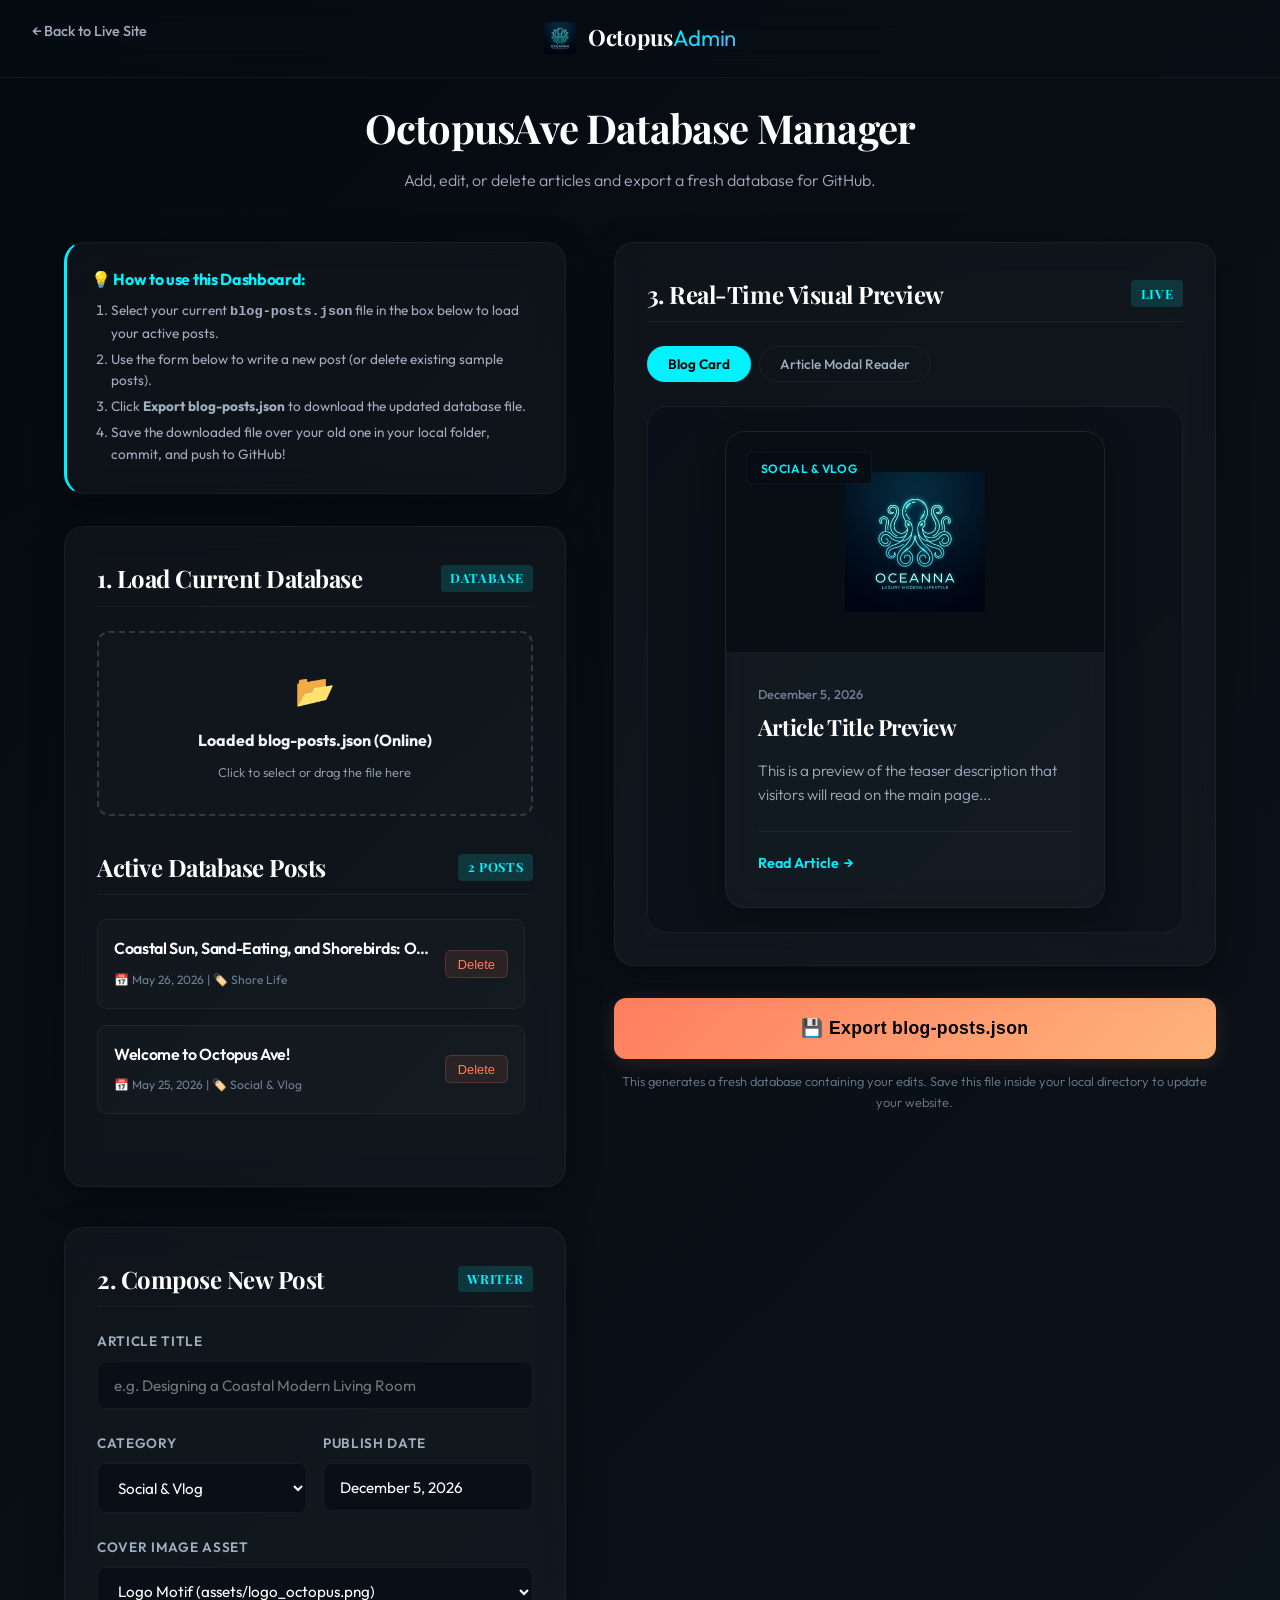
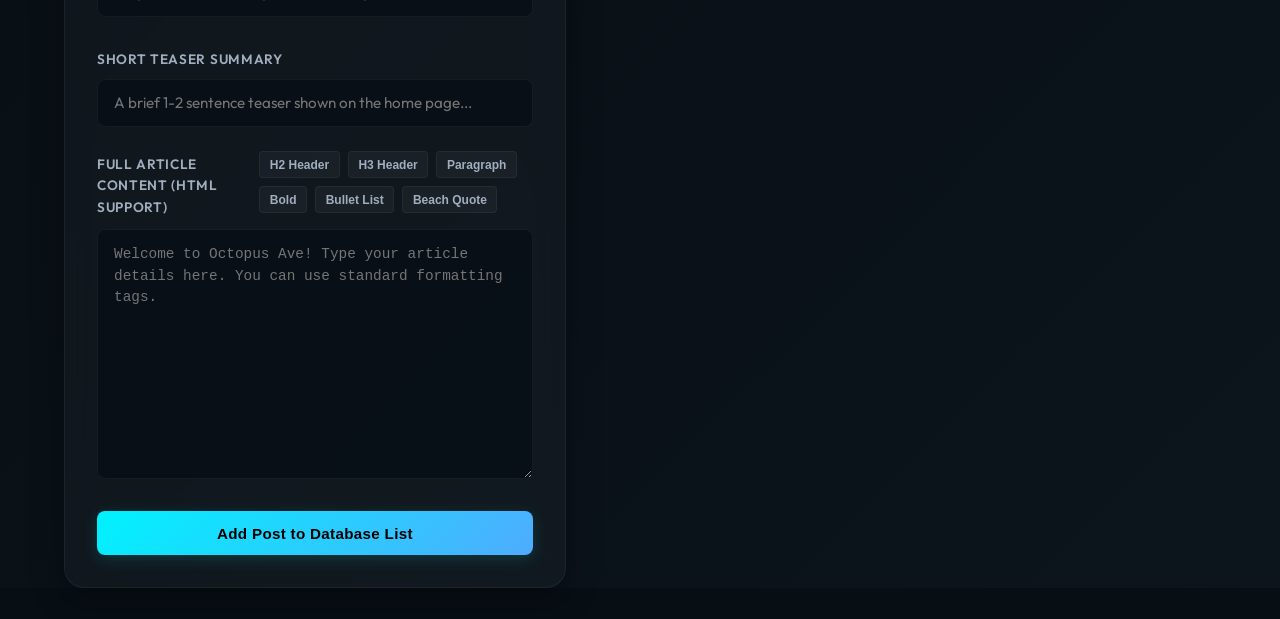
<file: admin.html>
<!DOCTYPE html>
<html lang="en">
<head>
  <meta charset="UTF-8">
  <meta name="viewport" content="width=device-width, initial-scale=1.0">
  <title>OctopusAve | Blog Admin Dashboard</title>
  
  <!-- Google Fonts -->
  <link rel="preconnect" href="https://fonts.googleapis.com">
  <link rel="preconnect" href="https://fonts.gstatic.com" crossorigin>
  <link href="https://fonts.googleapis.com/css2?family=Outfit:wght@300;400;500;600;700&family=Playfair+Display:ital,wght@0,400;0,600;0,700;1,400&display=swap" rel="stylesheet">
  
  <!-- Main Stylesheet -->
  <link rel="stylesheet" href="style.css">
  
  <!-- Custom Admin Styles overrides -->
  <style>
    body {
      background: linear-gradient(135deg, #050a0f 0%, #0c151c 100%);
      padding-top: 4rem;
      min-height: 100vh;
    }
    
    .admin-container {
      max-width: 1200px;
      margin: 2rem auto;
      padding: 0 1.5rem;
    }
    
    .admin-title {
      font-size: 2.5rem;
      margin-bottom: 0.5rem;
    }
    
    .admin-subtitle {
      color: var(--text-secondary);
      margin-bottom: 3rem;
    }
    
    .admin-grid {
      display: grid;
      grid-template-columns: 1fr 1.2fr;
      gap: 3rem;
      align-items: start;
    }
    
    @media (max-width: 1024px) {
      .admin-grid {
        grid-template-columns: 1fr;
      }
    }
    
    .admin-section-title {
      font-size: 1.5rem;
      margin-bottom: 1.5rem;
      border-bottom: 1px solid var(--glass-border);
      padding-bottom: 0.5rem;
      display: flex;
      justify-content: space-between;
      align-items: center;
    }
    
    .admin-section-title span {
      font-size: 0.8rem;
      background: var(--aqua-glow);
      color: var(--aqua-primary);
      padding: 0.2rem 0.6rem;
      border-radius: 4px;
      text-transform: uppercase;
      letter-spacing: 0.05em;
    }
    
    /* Database Upload Box */
    .upload-box {
      border: 2px dashed rgba(255,255,255,0.15);
      border-radius: 12px;
      padding: 2rem;
      text-align: center;
      cursor: pointer;
      transition: var(--transition-fast);
      background: rgba(255,255,255,0.01);
      margin-bottom: 2rem;
    }
    
    .upload-box:hover {
      border-color: var(--aqua-primary);
      background: rgba(0, 242, 254, 0.02);
    }
    
    .upload-icon {
      font-size: 2rem;
      margin-bottom: 0.75rem;
      display: block;
    }
    
    .file-input {
      display: none;
    }
    
    /* Current Posts list */
    .post-list {
      display: flex;
      flex-direction: column;
      gap: 1rem;
      max-height: 350px;
      overflow-y: auto;
      margin-bottom: 2.5rem;
      padding-right: 0.5rem;
    }
    
    .post-list-item {
      display: flex;
      justify-content: space-between;
      align-items: center;
      padding: 1rem;
      border-radius: 10px;
      background: rgba(255,255,255,0.02);
      border: 1px solid var(--glass-border);
    }
    
    .post-item-info h4 {
      font-family: var(--font-body);
      font-size: 1rem;
      font-weight: 600;
      margin-bottom: 0.25rem;
      max-width: 320px;
      white-space: nowrap;
      overflow: hidden;
      text-overflow: ellipsis;
    }
    
    .post-item-info span {
      font-size: 0.75rem;
      color: var(--text-muted);
    }
    
    .delete-btn {
      background: rgba(255, 126, 95, 0.1);
      color: var(--coral-primary);
      border: 1px solid rgba(255, 126, 95, 0.2);
      padding: 0.35rem 0.75rem;
      border-radius: 6px;
      font-size: 0.8rem;
      cursor: pointer;
      transition: var(--transition-fast);
    }
    
    .delete-btn:hover {
      background: var(--coral-primary);
      color: #000;
    }
    
    /* Composer Form */
    .form-group-admin {
      margin-bottom: 1.5rem;
    }
    
    .form-label-admin {
      display: block;
      font-size: 0.85rem;
      font-weight: 600;
      color: var(--text-secondary);
      text-transform: uppercase;
      letter-spacing: 0.05em;
      margin-bottom: 0.5rem;
    }
    
    .form-control-admin {
      width: 100%;
      background: rgba(7, 14, 20, 0.7);
      border: 1px solid var(--glass-border);
      border-radius: 8px;
      padding: 0.85rem 1rem;
      color: #fff;
      font-family: var(--font-body);
      font-size: 0.95rem;
      outline: none;
      transition: var(--transition-fast);
    }
    
    .form-control-admin:focus {
      border-color: var(--aqua-primary);
      box-shadow: 0 0 10px rgba(0,242,254,0.15);
    }
    
    select.form-control-admin {
      cursor: pointer;
    }
    
    /* Editor styling */
    .editor-toolbar {
      display: flex;
      gap: 0.5rem;
      margin-bottom: 0.5rem;
      flex-wrap: wrap;
    }
    
    .tool-btn {
      background: rgba(255,255,255,0.04);
      border: 1px solid var(--glass-border);
      color: var(--text-secondary);
      padding: 0.35rem 0.6rem;
      border-radius: 4px;
      font-size: 0.75rem;
      font-weight: 600;
      cursor: pointer;
      transition: var(--transition-fast);
    }
    
    .tool-btn:hover {
      background: var(--glass-surface-hover);
      color: #fff;
      border-color: rgba(255,255,255,0.2);
    }
    
    .composer-textarea {
      min-height: 250px;
      font-family: monospace;
      font-size: 0.9rem;
      line-height: 1.5;
    }
    
    /* Previews */
    .preview-tabs {
      display: flex;
      gap: 0.5rem;
      margin-bottom: 1.5rem;
    }
    
    .preview-tab-btn {
      background: none;
      border: 1px solid var(--glass-border);
      color: var(--text-secondary);
      padding: 0.5rem 1.25rem;
      border-radius: 20px;
      font-family: var(--font-body);
      font-size: 0.85rem;
      font-weight: 500;
      cursor: pointer;
      transition: var(--transition-fast);
    }
    
    .preview-tab-btn.active {
      background: var(--aqua-primary);
      color: #000;
      border-color: transparent;
      font-weight: 600;
    }
    
    .preview-pane {
      display: none;
      border-radius: 20px;
      overflow: hidden;
      border: 1px solid var(--glass-border);
      background: rgba(7, 14, 20, 0.4);
      padding: 1.5rem;
    }
    
    .preview-pane.active {
      display: block;
    }
    
    .preview-pane-modal {
      padding: 0;
      background: rgba(10, 20, 30, 0.9);
    }
    
    /* Floating action instructions bar */
    .instructions-card {
      padding: 1.5rem;
      margin-bottom: 2rem;
      border-left: 3px solid var(--aqua-primary);
    }
    
    .instructions-card h4 {
      font-family: var(--font-body);
      font-size: 1rem;
      margin-bottom: 0.5rem;
      color: var(--aqua-primary);
    }
    
    .instructions-card ol {
      padding-left: 1.25rem;
      font-size: 0.85rem;
      color: var(--text-secondary);
    }
    
    .instructions-card li {
      margin-bottom: 0.25rem;
    }
    
    .export-cta-container {
      margin-top: 2rem;
      display: flex;
      flex-direction: column;
      gap: 0.75rem;
    }
    
    .export-note {
      font-size: 0.8rem;
      color: var(--text-muted);
      text-align: center;
    }
    
    .back-btn-header {
      position: absolute;
      top: 1.25rem;
      left: 2rem;
      font-size: 0.9rem;
      font-weight: 500;
      color: var(--text-secondary);
      display: flex;
      align-items: center;
      gap: 0.5rem;
    }
    
    .back-btn-header:hover {
      color: var(--aqua-primary);
    }
  </style>
</head>
<body>

  <!-- Floating Glow Orbs -->
  <div class="glow-orb orb-1" aria-hidden="true" style="top: 20%; left: 10%;"></div>
  <div class="glow-orb orb-2" aria-hidden="true" style="bottom: 10%; right: 10%;"></div>

  <!-- Header Navigation -->
  <header class="glass-navbar">
    <div class="nav-container">
      <a href="index.html" class="back-btn-header">
        ← Back to Live Site
      </a>
      <div class="nav-logo" style="margin: 0 auto;">
        <img src="assets/logo_octopus.png" alt="Octopus Logo" class="logo-img">
        <span class="logo-text">Octopus<span>Admin</span></span>
      </div>
    </div>
  </header>

  <main class="admin-container">
    <div class="text-center">
      <h1 class="admin-title">OctopusAve Database Manager</h1>
      <p class="admin-subtitle">Add, edit, or delete articles and export a fresh database for GitHub.</p>
    </div>
    
    <div class="admin-grid">
      <!-- Left Side: Database Loader, Current list, Add Form -->
      <div class="admin-sidebar-controls">
        
        <!-- Instructions Panel -->
        <div class="instructions-card glass-card">
          <h4>💡 How to use this Dashboard:</h4>
          <ol>
            <li>Select your current <strong><code>blog-posts.json</code></strong> file in the box below to load your active posts.</li>
            <li>Use the form below to write a new post (or delete existing sample posts).</li>
            <li>Click <strong>Export blog-posts.json</strong> to download the updated database file.</li>
            <li>Save the downloaded file over your old one in your local folder, commit, and push to GitHub!</li>
          </ol>
        </div>
        
        <!-- Upload/Load JSON panel -->
        <div class="glass-card" style="padding: 2rem; margin-bottom: 2.5rem;">
          <h3 class="admin-section-title">1. Load Current Database <span>Database</span></h3>
          <div class="upload-box" id="dropzone">
            <span class="upload-icon">📂</span>
            <strong id="upload-status">Load blog-posts.json</strong>
            <p style="font-size: 0.8rem; margin-top: 0.5rem;">Click to select or drag the file here</p>
            <input type="file" id="json-file-input" class="file-input" accept=".json">
          </div>
          
          <h3 class="admin-section-title">Active Database Posts <span id="post-count-badge">1 Post</span></h3>
          <div class="post-list" id="active-posts-container">
            <!-- Loaded dynamically -->
            <p style="font-size: 0.85rem; color: var(--text-muted); font-style: italic;">No database loaded. Showing temporary offline posts. Select your blog-posts.json file above to load yours!</p>
          </div>
        </div>
        
        <!-- Add New Post Form -->
        <div class="glass-card" style="padding: 2rem;">
          <h3 class="admin-section-title">2. Compose New Post <span>Writer</span></h3>
          
          <form id="compose-form">
            <div class="form-group-admin">
              <label class="form-label-admin" for="post-title">Article Title</label>
              <input type="text" id="post-title" class="form-control-admin" placeholder="e.g. Designing a Coastal Modern Living Room" required>
            </div>
            
            <div class="form-group-admin" style="display: grid; grid-template-columns: 1fr 1fr; gap: 1rem;">
              <div>
                <label class="form-label-admin" for="post-category">Category</label>
                <select id="post-category" class="form-control-admin">
                  <option value="shore-life">Shore Life</option>
                  <option value="seattle-guides">Seattle Guides</option>
                  <option value="decor">Decor & DIY</option>
                  <option value="vlog" selected>Social & Vlog</option>
                </select>
              </div>
              <div>
                <label class="form-label-admin" for="post-date">Publish Date</label>
                <input type="text" id="post-date" class="form-control-admin" placeholder="e.g. May 25, 2026" required>
              </div>
            </div>
            
            <div class="form-group-admin">
              <label class="form-label-admin" for="post-image-select">Cover Image Asset</label>
              <select id="post-image-select" class="form-control-admin" style="margin-bottom: 0.5rem;">
                <option value="assets/logo_octopus.png">Logo Motif (assets/logo_octopus.png)</option>
                <option value="assets/hero_beach.png">Alki Beach Cover (assets/hero_beach.png)</option>
                <option value="assets/living_room.png">Shore Living Room (assets/living_room.png)</option>
                <option value="custom">Custom Image Link...</option>
              </select>
              <input type="text" id="post-image-custom" class="form-control-admin" placeholder="Enter custom path (e.g. assets/my_photo.jpg)" style="display:none;">
            </div>
            
            <div class="form-group-admin">
              <label class="form-label-admin" for="post-summary">Short Teaser Summary</label>
              <input type="text" id="post-summary" class="form-control-admin" placeholder="A brief 1-2 sentence teaser shown on the home page..." required maxlength="200">
            </div>
            
            <div class="form-group-admin">
              <div style="display:flex; justify-content:space-between; align-items:center; margin-bottom: 0.5rem;">
                <label class="form-label-admin" style="margin-bottom:0;">Full Article Content (HTML Support)</label>
                <div class="editor-toolbar">
                  <button type="button" class="tool-btn" data-tag="h2">H2 Header</button>
                  <button type="button" class="tool-btn" data-tag="h3">H3 Header</button>
                  <button type="button" class="tool-btn" data-tag="p">Paragraph</button>
                  <button type="button" class="tool-btn" data-tag="bold">Bold</button>
                  <button type="button" class="tool-btn" data-tag="list">Bullet List</button>
                  <button type="button" class="tool-btn" data-tag="quote">Beach Quote</button>
                </div>
              </div>
              <textarea id="post-content" class="form-control-admin composer-textarea" placeholder="Welcome to Octopus Ave! Type your article details here. You can use standard formatting tags." required></textarea>
            </div>
            
            <button type="submit" class="btn btn-primary" style="width: 100%; border-radius: 8px;">Add Post to Database List</button>
          </form>
        </div>
      </div>
      
      <!-- Right Side: Real-Time Preview and Export Button -->
      <div class="admin-sidebar-preview" style="position: sticky; top: 6rem;">
        
        <!-- Live Preview Panel -->
        <div class="glass-card" style="padding: 2rem;">
          <h3 class="admin-section-title">3. Real-Time Visual Preview <span>Live</span></h3>
          
          <div class="preview-tabs">
            <button class="preview-tab-btn active" id="tab-card-btn">Blog Card</button>
            <button class="preview-tab-btn" id="tab-modal-btn">Article Modal Reader</button>
          </div>
          
          <!-- Feed Card Preview Pane -->
          <div class="preview-pane active" id="pane-card">
            <div class="blog-grid" style="grid-template-columns: 1fr; margin-top: 0; min-height: auto;">
              <article class="blog-card glass-card" style="margin:0 auto; max-width: 380px;">
                <div class="blog-card-img-box" id="pv-card-img-container">
                  <img src="assets/logo_octopus.png" alt="" class="blog-card-img" id="pv-card-img">
                  <span class="blog-card-badge" id="pv-card-badge">Vlog</span>
                </div>
                <div class="blog-card-content">
                  <span class="blog-card-date" id="pv-card-date">Date</span>
                  <h3 class="blog-card-title" id="pv-card-title">Article Title Preview</h3>
                  <p class="blog-card-summary" id="pv-card-summary">This is a preview of the teaser description that visitors will read on the main page...</p>
                  <div class="blog-card-footer">
                    <span class="blog-card-readmore">Read Article <span>→</span></span>
                  </div>
                </div>
              </article>
            </div>
          </div>
          
          <!-- Modal Reader Preview Pane -->
          <div class="preview-pane preview-pane-modal" id="pane-modal">
            <div class="modal-wrapper" style="max-height: 550px; overflow-y: auto;">
              <header class="modal-header" style="position: relative; background: rgba(7, 14, 20, 0.9);">
                <div class="modal-meta">
                  <span class="modal-badge" id="pv-modal-badge">Vlog</span>
                  <span class="modal-date" id="pv-modal-date">Date</span>
                </div>
                <button class="modal-close-btn" style="pointer-events: none;" aria-label="Close">
                  <span style="font-size:1.2rem;">×</span>
                </button>
              </header>
              <div class="modal-hero" style="height: 180px;">
                <img src="assets/logo_octopus.png" alt="" id="pv-modal-img" class="modal-hero-img">
                <div class="modal-hero-overlay"></div>
                <h2 class="modal-title" id="pv-modal-title" style="font-size: 1.5rem; bottom: 1rem; padding: 0 1.5rem;">Article Title</h2>
              </div>
              <article class="modal-body-content" id="pv-modal-content" style="padding: 1.5rem; font-size: 1rem; line-height: 1.6;">
                <!-- Article text preview -->
              </article>
              <footer class="modal-footer" style="padding: 1rem 1.5rem;">
                <div class="modal-author-card">
                  <img src="assets/logo_octopus.png" alt="" class="author-avatar" style="width:30px; height:30px;">
                  <div class="author-info">
                    <p class="author-name" style="font-size:0.8rem;">By OctopusAve</p>
                  </div>
                </div>
              </footer>
            </div>
          </div>
        </div>
        
        <!-- Export Box -->
        <div class="export-cta-container">
          <button class="btn btn-primary" id="export-database-btn" style="padding: 1.25rem 2rem; border-radius: 12px; font-size: 1.1rem; box-shadow: 0 4px 20px var(--coral-glow); background: var(--coral-gradient);">
            💾 Export blog-posts.json
          </button>
          <p class="export-note">This generates a fresh database containing your edits. Save this file inside your local directory to update your website.</p>
        </div>
        
      </div>
    </div>
  </main>

  <script>
    document.addEventListener('DOMContentLoaded', () => {
      // Default Starting data
      let articles = [
        {
          "id": 1,
          "title": "Welcome to Octopus Ave!",
          "summary": "The official launch of our blog and social media channels. Follow along as we share our West Seattle shore house lifestyle, coastal decor ideas, and PNW travel vlogs.",
          "date": "May 25, 2026",
          "category": "vlog",
          "categoryLabel": "Social & Vlog",
          "image": "assets/logo_octopus.png",
          "content": "<h2>We are officially live!</h2><p>Welcome to our online avenue! We are a couple living right along the shores of West Seattle, and we are so excited to share our daily slice of Pacific Northwest heaven with you. Named after the actual street we live on, <strong>OctopusAve</strong> is a lifestyle channel documenting our home design projects, beachside routines, and favorite local travel spots.</p><p>We are starting this blog in tandem with our brand new channels—make sure to follow <strong>@OctopusAve</strong> on TikTok and Instagram to see our daily video reels, room styling transitions, and local vlogs!</p><h3>What You'll Find Here</h3><p>We want this blog to be an interactive companion to our videos, sharing detailed guides that don't fit into a short TikTok clip:</p><ul><li><strong>Coastal Modern Interior Design:</strong> Step-by-step DIY guides, styling tips, and tours showing how we balance high-end coastal luxury with cozy, organic PNW elements.</li><li><strong>West Seattle Travel Guides:</strong> Hyper-local recommendations for the best coffee walks, beach trials, vinyl crates, and sunset views in our neighborhood.</li><li><strong>Content Creator Journals:</strong> Behind-the-scenes vlogs of what it's like to build a brand, film in a shore house, and connect with other ocean lovers.</li></ul><p>We are so incredibly grateful to have you here at the very start of our journey. Grab a coffee, make yourself at home, and let's explore life by the water together!</p>"
        }
      ];

      // Preset Category mapping
      const categoryLabels = {
        'shore-life': 'Shore Life',
        'seattle-guides': 'Seattle Guides',
        'decor': 'Decor & DIY',
        'vlog': 'Social & Vlog'
      };

      // Set Date Input to Today by default
      const formatDate = (date) => {
        const options = { year: 'numeric', month: 'long', day: 'numeric' };
        return date.toLocaleDateString('en-US', options);
      };
      document.getElementById('post-date').value = formatDate(new Date());

      // DOM Elements
      const dropzone = document.getElementById('dropzone');
      const fileInput = document.getElementById('json-file-input');
      const uploadStatus = document.getElementById('upload-status');
      const activePostsContainer = document.getElementById('active-posts-container');
      const postCountBadge = document.getElementById('post-count-badge');
      
      const form = document.getElementById('compose-form');
      const postTitle = document.getElementById('post-title');
      const postCategory = document.getElementById('post-category');
      const postDate = document.getElementById('post-date');
      const postImageSelect = document.getElementById('post-image-select');
      const postImageCustom = document.getElementById('post-image-custom');
      const postSummary = document.getElementById('post-summary');
      const postContent = document.getElementById('post-content');
      
      // Preview Elements
      const pvCardImgContainer = document.getElementById('pv-card-img-container');
      const pvCardImg = document.getElementById('pv-card-img');
      const pvCardBadge = document.getElementById('pv-card-badge');
      const pvCardDate = document.getElementById('pv-card-date');
      const pvCardTitle = document.getElementById('pv-card-title');
      const pvCardSummary = document.getElementById('pv-card-summary');
      
      const pvModalImg = document.getElementById('pv-modal-img');
      const pvModalBadge = document.getElementById('pv-modal-badge');
      const pvModalDate = document.getElementById('pv-modal-date');
      const pvModalTitle = document.getElementById('pv-modal-title');
      const pvModalContent = document.getElementById('pv-modal-content');
      
      const tabCardBtn = document.getElementById('tab-card-btn');
      const tabModalBtn = document.getElementById('tab-modal-btn');
      const paneCard = document.getElementById('pane-card');
      const paneModal = document.getElementById('pane-modal');
      const exportBtn = document.getElementById('export-database-btn');

      // Initialize lists
      const updatePostsList = () => {
        activePostsContainer.innerHTML = '';
        postCountBadge.textContent = `${articles.length} Post${articles.length === 1 ? '' : 's'}`;
        
        if (articles.length === 0) {
          activePostsContainer.innerHTML = `<p style="font-size: 0.85rem; color: var(--text-muted); font-style: italic; text-align: center; padding: 1.5rem 0;">No active posts in the database. Write a new one below!</p>`;
          return;
        }

        articles.forEach((art, index) => {
          const item = document.createElement('div');
          item.className = 'post-list-item';
          item.innerHTML = `
            <div class="post-item-info">
              <h4>${art.title}</h4>
              <span>📅 ${art.date} | 🏷️ ${art.categoryLabel}</span>
            </div>
            <button class="delete-btn" data-index="${index}">Delete</button>
          `;
          
          item.querySelector('.delete-btn').addEventListener('click', (e) => {
            const idx = parseInt(e.target.getAttribute('data-index'));
            if (confirm(`Are you sure you want to delete "${articles[idx].title}"?`)) {
              articles.splice(idx, 1);
              updatePostsList();
            }
          });

          activePostsContainer.appendChild(item);
        });
      };

      // Try to dynamically fetch live blog-posts.json from the same local server on start
      fetch('blog-posts.json')
        .then(res => res.json())
        .then(data => {
          if (Array.isArray(data)) {
            articles = data;
            uploadStatus.textContent = 'Loaded blog-posts.json (Online)';
            updatePostsList();
          }
        })
        .catch(() => {
          console.log('Running locally without a server. Awaiting file import.');
        });

      // Handle Image custom dropdown trigger
      postImageSelect.addEventListener('change', () => {
        if (postImageSelect.value === 'custom') {
          postImageCustom.style.display = 'block';
          postImageCustom.required = true;
        } else {
          postImageCustom.style.display = 'none';
          postImageCustom.required = false;
        }
        updatePreview();
      });

      // File Import / Drag & Drop
      dropzone.addEventListener('click', () => fileInput.click());
      
      fileInput.addEventListener('change', (e) => {
        const file = e.target.files[0];
        if (!file) return;
        readJsonFile(file);
      });

      // Drag and Drop
      dropzone.addEventListener('dragover', (e) => {
        e.preventDefault();
        dropzone.style.borderColor = 'var(--aqua-primary)';
      });

      dropzone.addEventListener('dragleave', () => {
        dropzone.style.borderColor = 'rgba(255,255,255,0.15)';
      });

      dropzone.addEventListener('drop', (e) => {
        e.preventDefault();
        dropzone.style.borderColor = 'rgba(255,255,255,0.15)';
        const file = e.dataTransfer.files[0];
        if (file && file.name.endsWith('.json')) {
          readJsonFile(file);
        } else {
          alert('Please drop a valid .json file.');
        }
      });

      const readJsonFile = (file) => {
        const reader = new FileReader();
        reader.onload = (event) => {
          try {
            const data = JSON.parse(event.target.result);
            if (Array.isArray(data)) {
              articles = data;
              uploadStatus.textContent = `Loaded: ${file.name}`;
              uploadStatus.style.color = 'var(--aqua-primary)';
              updatePostsList();
            } else {
              alert('Invalid format. blog-posts.json must be a JSON array of articles.');
            }
          } catch (e) {
            alert('Failed to parse file. Please verify it is a valid JSON file.');
          }
        };
        reader.readAsText(file);
      };

      // Form Text formatting helpers
      const insertTag = (tagType) => {
        const start = postContent.selectionStart;
        const end = postContent.selectionEnd;
        const text = postContent.value;
        const selectedText = text.substring(start, end);
        
        let replacement = '';
        switch(tagType) {
          case 'h2':
            replacement = `<h2>${selectedText || 'Subheading'}</h2>\n`;
            break;
          case 'h3':
            replacement = `<h3>${selectedText || 'Section Title'}</h3>\n`;
            break;
          case 'p':
            replacement = `<p>${selectedText || 'Enter paragraph details here...'}</p>\n`;
            break;
          case 'bold':
            replacement = `<strong>${selectedText || 'bold text'}</strong>`;
            break;
          case 'list':
            replacement = `<ul>\n  <li>${selectedText || 'Bullet point 1'}</li>\n  <li>Bullet point 2</li>\n</ul>\n`;
            break;
          case 'quote':
            replacement = `<blockquote class="guide-quote">"${selectedText || 'Inspirational shore quote goes here.'}"</blockquote>\n`;
            break;
        }

        postContent.value = text.substring(0, start) + replacement + text.substring(end);
        postContent.focus();
        postContent.setSelectionRange(start + replacement.length, start + replacement.length);
        updatePreview();
      };

      document.querySelectorAll('.tool-btn').forEach(btn => {
        btn.addEventListener('click', () => {
          insertTag(btn.getAttribute('data-tag'));
        });
      });

      // Previews Dynamic Sync
      const updatePreview = () => {
        const title = postTitle.value || 'Article Title Preview';
        const summary = postSummary.value || 'This is a preview of the teaser description that visitors will read on the main page...';
        const date = postDate.value || formatDate(new Date());
        const cat = postCategory.value;
        const catLabel = categoryLabels[cat];
        
        let img = postImageSelect.value;
        if (img === 'custom') {
          img = postImageCustom.value || 'assets/logo_octopus.png';
        }

        const content = postContent.value || '<p>Start typing in the editor box to preview your full article here...</p>';

        // Set card UI
        pvCardImg.src = img;
        pvCardBadge.textContent = catLabel;
        pvCardDate.textContent = date;
        pvCardTitle.textContent = title;
        pvCardSummary.textContent = summary;
        
        // Add container special class for logo
        if (img === 'assets/logo_octopus.png') {
          pvCardImgContainer.classList.add('dark-contain-box');
        } else {
          pvCardImgContainer.classList.remove('dark-contain-box');
        }

        // Set Modal UI
        pvModalImg.src = img;
        pvModalBadge.textContent = catLabel;
        pvModalDate.textContent = date;
        pvModalTitle.textContent = title;
        pvModalContent.innerHTML = content;
      };

      // Listen for typing events to update preview
      [postTitle, postSummary, postDate, postCategory, postContent, postImageCustom].forEach(el => {
        el.addEventListener('input', updatePreview);
      });

      // Preview tabs switcher
      tabCardBtn.addEventListener('click', () => {
        tabCardBtn.classList.add('active');
        tabModalBtn.classList.remove('active');
        paneCard.classList.add('active');
        paneModal.classList.remove('active');
      });

      tabModalBtn.addEventListener('click', () => {
        tabModalBtn.classList.add('active');
        tabCardBtn.classList.remove('active');
        paneModal.classList.add('active');
        paneCard.classList.remove('active');
        updatePreview(); // Re-render content HTML structures
      });

      // Handle form submission
      form.addEventListener('submit', (e) => {
        e.preventDefault();
        
        const cat = postCategory.value;
        let img = postImageSelect.value;
        if (img === 'custom') {
          img = postImageCustom.value;
        }

        // Create new article object
        const newArt = {
          id: articles.length > 0 ? Math.max(...articles.map(a => a.id)) + 1 : 1,
          title: postTitle.value,
          summary: postSummary.value,
          date: postDate.value,
          category: cat,
          categoryLabel: categoryLabels[cat],
          image: img,
          content: postContent.value
        };

        // Add to active collection
        articles.push(newArt);
        updatePostsList();
        
        // Reset form details (except date & category for writing convenience)
        postTitle.value = '';
        postSummary.value = '';
        postContent.value = '';
        updatePreview();
        
        alert(`Successfully added "${newArt.title}" to database cache list!`);
      });

      // Handle JSON Database Export Download
      exportBtn.addEventListener('click', () => {
        if (articles.length === 0) {
          if (!confirm('Warning: Exporting an empty database will delete all articles on the live site. Do you still want to proceed?')) {
            return;
          }
        }
        
        const jsonStr = JSON.stringify(articles, null, 2);
        const blob = new Blob([jsonStr], { type: 'application/json' });
        const url = URL.createObjectURL(blob);
        
        const a = document.createElement('a');
        a.href = url;
        a.download = 'blog-posts.json';
        document.body.appendChild(a);
        a.click();
        
        document.body.removeChild(a);
        URL.revokeObjectURL(url);
      });

      // Initial Update
      updatePostsList();
      updatePreview();
    });
  </script>
</body>
</html>
</file>
<file: style.css>
/* ==========================================================================
   OctopusAve - Core Style & Design System
   ========================================================================== */

/* Variables & Design Tokens */
:root {
  /* Color Palette */
  --bg-dark: #070e14;
  --bg-deep-sea: #0f2027;
  --bg-deep-sea-gradient: linear-gradient(135deg, #070e14 0%, #0c1c24 50%, #152d3a 100%);
  --aqua-primary: #00f2fe;
  --aqua-glow: rgba(0, 242, 254, 0.15);
  --aqua-gradient: linear-gradient(135deg, #00f2fe 0%, #4facfe 100%);
  
  --coral-primary: #ff7e5f;
  --coral-glow: rgba(255, 126, 95, 0.15);
  --coral-gradient: linear-gradient(135deg, #ff7e5f 0%, #feb47b 100%);
  
  --text-primary: #f0f4f8;
  --text-secondary: #a0aec0;
  --text-muted: #718096;
  
  --glass-surface: rgba(255, 255, 255, 0.03);
  --glass-border: rgba(255, 255, 255, 0.05);
  --glass-border-hover: rgba(0, 242, 254, 0.25);
  --glass-surface-hover: rgba(255, 255, 255, 0.06);
  --glass-shadow: 0 8px 32px 0 rgba(0, 0, 0, 0.37);
  
  /* Fonts */
  --font-display: 'Playfair Display', Georgia, serif;
  --font-body: 'Outfit', -apple-system, BlinkMacSystemFont, 'Segoe UI', Roboto, sans-serif;
  
  /* Transitions */
  --transition-smooth: all 0.4s cubic-bezier(0.16, 1, 0.3, 1);
  --transition-fast: all 0.2s ease-out;
}

/* Global Reset */
*, *::before, *::after {
  box-sizing: border-box;
  margin: 0;
  padding: 0;
}

html {
  scroll-behavior: smooth;
  font-size: 16px;
  -webkit-font-smoothing: antialiased;
  background-color: var(--bg-dark);
}

body {
  font-family: var(--font-body);
  color: var(--text-primary);
  background: var(--bg-deep-sea-gradient);
  overflow-x: hidden;
  line-height: 1.6;
  min-height: 100vh;
  position: relative;
}

/* Custom Scrollbar */
::-webkit-scrollbar {
  width: 10px;
}

::-webkit-scrollbar-track {
  background: var(--bg-dark);
}

::-webkit-scrollbar-thumb {
  background: rgba(255, 255, 255, 0.1);
  border-radius: 5px;
  border: 2px solid var(--bg-dark);
  transition: var(--transition-fast);
}

::-webkit-scrollbar-thumb:hover {
  background: var(--aqua-primary);
}

/* Typography Utility Classes */
h1, h2, h3, h4 {
  font-family: var(--font-display);
  font-weight: 700;
  letter-spacing: -0.02em;
  color: #fff;
}

p {
  color: var(--text-secondary);
  font-weight: 300;
}

a {
  color: inherit;
  text-decoration: none;
  transition: var(--transition-fast);
}

/* Glowing Atmos Orbs */
.glow-orb {
  position: absolute;
  border-radius: 50%;
  filter: blur(120px);
  z-index: -1;
  pointer-events: none;
  opacity: 0.25;
  animation: drift 20s infinite alternate ease-in-out;
}

.orb-1 {
  width: 500px;
  height: 500px;
  background: var(--aqua-primary);
  top: 10%;
  left: -10%;
}

.orb-2 {
  width: 400px;
  height: 400px;
  background: var(--coral-primary);
  bottom: 15%;
  right: -5%;
  animation-delay: -5s;
}

@keyframes drift {
  0% { transform: translate(0, 0) scale(1); }
  50% { transform: translate(50px, 80px) scale(1.1); }
  100% { transform: translate(-30px, -40px) scale(0.9); }
}

/* Containers */
.container {
  max-width: 1200px;
  margin: 0 auto;
  padding: 0 2rem;
  width: 100%;
}

.small-container {
  max-width: 700px;
}

.section {
  padding: 8rem 0;
  position: relative;
}

.text-center {
  text-center: center;
  text-align: center;
}

/* Section Header styling */
.section-header {
  margin-bottom: 4rem;
}

.section-tag {
  font-family: var(--font-body);
  text-transform: uppercase;
  letter-spacing: 0.2em;
  font-weight: 600;
  font-size: 0.85rem;
  background: var(--aqua-gradient);
  -webkit-background-clip: text;
  -webkit-text-fill-color: transparent;
  display: inline-block;
  margin-bottom: 0.75rem;
}

.section-title {
  font-size: 3rem;
  margin-bottom: 1rem;
}

.section-desc {
  max-width: 600px;
  margin: 0 auto;
  font-size: 1.1rem;
}

.section-divider {
  width: 60px;
  height: 3px;
  background: var(--aqua-gradient);
  margin: 1.5rem auto 0;
  border-radius: 2px;
}

/* Buttons */
.btn {
  display: inline-flex;
  align-items: center;
  justify-content: center;
  padding: 0.85rem 2rem;
  border-radius: 30px;
  font-weight: 600;
  font-size: 0.95rem;
  letter-spacing: 0.02em;
  cursor: pointer;
  transition: var(--transition-smooth);
  border: none;
}

.btn-primary {
  background: var(--aqua-gradient);
  color: #000;
  box-shadow: 0 4px 15px var(--aqua-glow);
}

.btn-primary:hover {
  transform: translateY(-3px);
  box-shadow: 0 8px 25px var(--aqua-glow);
  filter: brightness(1.1);
}

.btn-secondary {
  background: var(--glass-surface);
  border: 1px solid var(--glass-border);
  color: #fff;
  backdrop-filter: blur(8px);
}

.btn-secondary:hover {
  background: var(--glass-surface-hover);
  border-color: rgba(255,255,255,0.2);
  transform: translateY(-3px);
}

.btn-small {
  padding: 0.5rem 1.25rem;
  font-size: 0.85rem;
}

/* Glassmorphism helpers */
.glass-card {
  background: var(--glass-surface);
  border: 1px solid var(--glass-border);
  border-radius: 20px;
  backdrop-filter: blur(16px);
  -webkit-backdrop-filter: blur(16px);
  box-shadow: var(--glass-shadow);
  transition: var(--transition-smooth);
}

.glass-card:hover {
  border-color: var(--glass-border-hover);
  background: var(--glass-surface-hover);
}

/* ==========================================================================
   Navigation Bar
   ========================================================================== */
.glass-navbar {
  position: fixed;
  top: 0;
  left: 0;
  width: 100%;
  z-index: 1000;
  background: rgba(7, 14, 20, 0.5);
  backdrop-filter: blur(16px);
  -webkit-backdrop-filter: blur(16px);
  border-bottom: 1px solid var(--glass-border);
  transition: var(--transition-smooth);
}

.nav-container {
  display: flex;
  align-items: center;
  justify-content: space-between;
  max-width: 1200px;
  margin: 0 auto;
  padding: 1.25rem 2rem;
}

.nav-logo {
  display: flex;
  align-items: center;
  gap: 0.75rem;
}

.logo-img {
  width: 32px;
  height: 32px;
  object-fit: contain;
}

.logo-text {
  font-family: var(--font-display);
  font-size: 1.4rem;
  font-weight: 700;
  color: #fff;
  letter-spacing: -0.01em;
}

.logo-text span {
  font-family: var(--font-body);
  background: var(--aqua-gradient);
  -webkit-background-clip: text;
  -webkit-text-fill-color: transparent;
  font-weight: 400;
}

.nav-menu ul {
  display: flex;
  gap: 2.5rem;
  list-style: none;
}

.nav-link {
  font-size: 0.95rem;
  font-weight: 500;
  color: var(--text-secondary);
  position: relative;
  padding: 0.25rem 0;
}

.nav-link::after {
  content: '';
  position: absolute;
  bottom: 0;
  left: 0;
  width: 0;
  height: 2px;
  background: var(--aqua-gradient);
  transition: var(--transition-fast);
}

.nav-link:hover {
  color: #fff;
}

.nav-link:hover::after {
  width: 100%;
}

.nav-cta-btn {
  background: var(--aqua-gradient);
  color: #000;
  padding: 0.6rem 1.5rem;
  border-radius: 20px;
  font-weight: 600;
  font-size: 0.85rem;
  box-shadow: 0 4px 10px var(--aqua-glow);
}

.nav-cta-btn:hover {
  transform: translateY(-2px);
  box-shadow: 0 6px 15px var(--aqua-glow);
  filter: brightness(1.1);
}

.menu-toggle {
  display: none;
  background: none;
  border: none;
  cursor: pointer;
  flex-direction: column;
  gap: 6px;
}

.menu-toggle .bar {
  width: 25px;
  height: 2px;
  background-color: #fff;
  transition: var(--transition-fast);
}

/* ==========================================================================
   Hero Section
   ========================================================================== */
.hero-section {
  position: relative;
  height: 100vh;
  display: flex;
  align-items: center;
  justify-content: center;
  text-align: center;
  overflow: hidden;
  padding: 0 2rem;
}

.hero-bg-wrapper {
  position: absolute;
  top: 0;
  left: 0;
  width: 100%;
  height: 100%;
  z-index: -2;
}

.hero-bg-img {
  width: 100%;
  height: 100%;
  object-fit: cover;
  object-position: center;
  transform: scale(1.05);
  animation: slowZoom 30s infinite alternate ease-in-out;
}

@keyframes slowZoom {
  0% { transform: scale(1); }
  100% { transform: scale(1.08); }
}

.hero-overlay {
  position: absolute;
  top: 0;
  left: 0;
  width: 100%;
  height: 100%;
  background: radial-gradient(circle at center, rgba(7, 14, 20, 0.4) 0%, rgba(7, 14, 20, 0.85) 100%);
  z-index: -1;
}

.hero-content {
  max-width: 800px;
  margin-top: 4rem;
  z-index: 10;
}

.brand-badge {
  display: inline-block;
  padding: 0.4rem 1.2rem;
  background: rgba(255, 255, 255, 0.08);
  border: 1px solid rgba(255, 255, 255, 0.15);
  border-radius: 30px;
  font-size: 0.8rem;
  letter-spacing: 0.15em;
  text-transform: uppercase;
  font-weight: 600;
  margin-bottom: 2rem;
  backdrop-filter: blur(8px);
}

.hero-title {
  font-size: 5rem;
  line-height: 1.1;
  margin-bottom: 1.5rem;
  background: linear-gradient(180deg, #ffffff 0%, #cfdbd5 100%);
  -webkit-background-clip: text;
  -webkit-text-fill-color: transparent;
}

.hero-subtitle {
  font-size: 1.35rem;
  font-weight: 300;
  margin-bottom: 3rem;
  color: var(--text-secondary);
  line-height: 1.7;
}

.hero-actions {
  display: flex;
  gap: 1.5rem;
  justify-content: center;
}

/* Animations on Hero load */
.animate-fade-in {
  opacity: 0;
  animation: fadeIn 1s forwards ease-out 0.2s;
}

.animate-slide-up {
  opacity: 0;
  transform: translateY(30px);
  animation: slideUp 1.2s cubic-bezier(0.16, 1, 0.3, 1) forwards 0.4s;
}

.animate-slide-up-delay {
  opacity: 0;
  transform: translateY(30px);
  animation: slideUp 1.2s cubic-bezier(0.16, 1, 0.3, 1) forwards 0.6s;
}

.animate-slide-up-delay-more {
  opacity: 0;
  transform: translateY(30px);
  animation: slideUp 1.2s cubic-bezier(0.16, 1, 0.3, 1) forwards 0.8s;
}

@keyframes fadeIn {
  to { opacity: 1; }
}

@keyframes slideUp {
  to {
    opacity: 1;
    transform: translateY(0);
  }
}

.scroll-indicator {
  position: absolute;
  bottom: 2.5rem;
  display: flex;
  flex-direction: column;
  align-items: center;
  gap: 0.5rem;
  color: var(--text-muted);
}

.mouse-icon {
  width: 24px;
  height: 40px;
  border: 2px solid var(--text-muted);
  border-radius: 12px;
  position: relative;
}

.mouse-icon .wheel {
  display: block;
  width: 4px;
  height: 8px;
  background: var(--text-muted);
  border-radius: 2px;
  position: absolute;
  top: 6px;
  left: 50%;
  transform: translateX(-50%);
  animation: scrollWheel 2s infinite ease-in-out;
}

@keyframes scrollWheel {
  0% { transform: translate(-50%, 0); opacity: 0; }
  30% { opacity: 1; }
  100% { transform: translate(-50%, 14px); opacity: 0; }
}

.scroll-text {
  font-size: 0.75rem;
  text-transform: uppercase;
  letter-spacing: 0.15em;
  font-weight: 500;
}

/* ==========================================================================
   About Us Section
   ========================================================================== */
.about-grid {
  display: grid;
  grid-template-columns: 1fr 1fr;
  gap: 5rem;
  align-items: center;
}

.about-image-wrapper {
  position: relative;
}

.image-frame-bg {
  position: absolute;
  top: -15px;
  left: -15px;
  width: 100%;
  height: 100%;
  border: 2px solid var(--aqua-primary);
  border-radius: 25px;
  z-index: -1;
  opacity: 0.3;
}

.about-img {
  width: 100%;
  border-radius: 20px;
  object-fit: cover;
  box-shadow: 0 15px 35px rgba(0,0,0,0.4);
}

.about-details h3 {
  font-size: 1.75rem;
  line-height: 1.4;
  margin-bottom: 1.5rem;
  color: var(--text-primary);
  font-weight: 400;
}

.about-details p {
  margin-bottom: 1.5rem;
  font-size: 1.05rem;
  color: var(--text-secondary);
}

.about-stats {
  display: flex;
  gap: 3rem;
  margin-top: 3rem;
  border-top: 1px solid var(--glass-border);
  padding-top: 2rem;
}

.stat-item {
  display: flex;
  flex-direction: column;
}

.stat-num {
  font-family: var(--font-display);
  font-size: 2.25rem;
  font-weight: 700;
  background: var(--aqua-gradient);
  -webkit-background-clip: text;
  -webkit-text-fill-color: transparent;
}

.stat-label {
  font-size: 0.85rem;
  color: var(--text-muted);
  font-weight: 500;
  text-transform: uppercase;
  margin-top: 0.25rem;
}

/* ==========================================================================
   Interactive Local Guide Section
   ========================================================================== */
.guide-grid {
  display: grid;
  grid-template-columns: 1.2fr 1fr;
  gap: 4rem;
  align-items: center;
}

.map-container {
  height: 500px;
  position: relative;
  overflow: hidden;
  border-radius: 25px;
}

.map-sea {
  width: 100%;
  height: 100%;
  background: radial-gradient(circle at 30% 50%, #0d1e26 0%, #070e14 100%);
  position: relative;
}

.map-contour-svg {
  position: absolute;
  top: 0;
  left: 0;
  width: 100%;
  height: 100%;
}

.map-water-label {
  position: absolute;
  bottom: 20%;
  left: 15%;
  font-size: 0.8rem;
  font-weight: 600;
  text-transform: uppercase;
  letter-spacing: 0.2em;
  color: rgba(0, 242, 254, 0.25);
  font-style: italic;
}

.map-skyline-label {
  position: absolute;
  top: 10%;
  right: 10%;
  font-size: 0.75rem;
  font-weight: 500;
  color: rgba(255,255,255,0.25);
  letter-spacing: 0.1em;
}

/* Map Pins */
.map-pin {
  position: absolute;
  width: 24px;
  height: 24px;
  border: none;
  background: none;
  cursor: pointer;
  z-index: 10;
  transform: translate(-50%, -50%);
  outline: none;
}

.pin-dot {
  display: block;
  width: 12px;
  height: 12px;
  background: var(--aqua-primary);
  border-radius: 50%;
  box-shadow: 0 0 10px var(--aqua-primary);
  position: absolute;
  top: 50%;
  left: 50%;
  transform: translate(-50%, -50%);
  transition: var(--transition-fast);
}

.pin-pulse {
  display: block;
  width: 32px;
  height: 32px;
  background: rgba(0, 242, 254, 0.4);
  border-radius: 50%;
  position: absolute;
  top: 50%;
  left: 50%;
  transform: translate(-50%, -50%) scale(0.5);
  opacity: 1;
  animation: pulsePin 2s infinite ease-out;
}

.pin-dot-coral {
  background: var(--coral-primary);
  box-shadow: 0 0 10px var(--coral-primary);
}

.pin-pulse-coral {
  background: rgba(255, 126, 95, 0.4);
}

@keyframes pulsePin {
  0% {
    transform: translate(-50%, -50%) scale(0.5);
    opacity: 1;
  }
  100% {
    transform: translate(-50%, -50%) scale(1.6);
    opacity: 0;
  }
}

.map-pin:hover .pin-dot {
  transform: translate(-50%, -50%) scale(1.3);
  background: #fff;
}

.map-pin.active .pin-dot {
  transform: translate(-50%, -50%) scale(1.3);
  background: #fff;
  box-shadow: 0 0 15px #fff, 0 0 30px var(--aqua-primary);
}

.map-legend {
  position: absolute;
  bottom: 1.5rem;
  right: 1.5rem;
  display: flex;
  flex-direction: column;
  gap: 0.5rem;
  background: rgba(7, 14, 20, 0.6);
  padding: 0.75rem 1.25rem;
  border-radius: 12px;
  border: 1px solid var(--glass-border);
  backdrop-filter: blur(8px);
}

.legend-item {
  display: flex;
  align-items: center;
  gap: 0.5rem;
  font-size: 0.75rem;
  font-weight: 500;
  color: var(--text-secondary);
}

.legend-dot {
  width: 8px;
  height: 8px;
  border-radius: 50%;
  display: inline-block;
}

.legend-dot.aqua { background: var(--aqua-primary); }
.legend-dot.coral { background: var(--coral-primary); }

/* Details Card Panel */
.guide-details-card {
  height: 500px;
  position: relative;
  overflow: hidden;
}

.guide-info-panel {
  position: absolute;
  top: 0;
  left: 0;
  width: 100%;
  height: 100%;
  display: flex;
  flex-direction: column;
  opacity: 0;
  visibility: hidden;
  transform: translateY(20px);
  transition: opacity 0.4s ease, transform 0.4s ease, visibility 0.4s;
}

.guide-info-panel.active {
  opacity: 1;
  visibility: visible;
  transform: translateY(0);
}

.guide-img-box {
  height: 200px;
  width: 100%;
  overflow: hidden;
}

.guide-panel-img {
  width: 100%;
  height: 100%;
  object-fit: cover;
}

.guide-panel-img.dark-contain {
  object-fit: contain;
  background: var(--bg-dark);
  padding: 2rem;
}

.guide-text-box {
  padding: 2rem;
  flex-grow: 1;
  display: flex;
  flex-direction: column;
  justify-content: center;
}

.guide-badge {
  display: inline-block;
  align-self: flex-start;
  font-size: 0.7rem;
  text-transform: uppercase;
  letter-spacing: 0.1em;
  font-weight: 600;
  padding: 0.25rem 0.75rem;
  background: var(--aqua-glow);
  color: var(--aqua-primary);
  border-radius: 4px;
  margin-bottom: 0.75rem;
}

.guide-badge.highlight-coral {
  background: var(--coral-glow);
  color: var(--coral-primary);
}

.guide-title {
  font-size: 1.75rem;
  margin-bottom: 0.25rem;
}

.guide-address {
  font-size: 0.85rem;
  color: var(--text-muted);
  margin-bottom: 1rem;
}

.guide-body {
  font-size: 0.95rem;
  color: var(--text-secondary);
  margin-bottom: 1.5rem;
}

.guide-quote {
  font-style: italic;
  color: var(--text-primary);
  border-left: 2px solid var(--aqua-primary);
  padding-left: 1rem;
  font-size: 0.9rem;
}

/* ==========================================================================
   Blog Section
   ========================================================================== */
.blog-filters {
  display: flex;
  justify-content: center;
  gap: 1rem;
  margin-top: 1.5rem;
  flex-wrap: wrap;
}

.filter-btn {
  background: var(--glass-surface);
  border: 1px solid var(--glass-border);
  color: var(--text-secondary);
  padding: 0.6rem 1.5rem;
  border-radius: 30px;
  cursor: pointer;
  font-family: var(--font-body);
  font-weight: 500;
  font-size: 0.9rem;
  transition: var(--transition-smooth);
  backdrop-filter: blur(8px);
}

.filter-btn:hover {
  background: var(--glass-surface-hover);
  border-color: rgba(255,255,255,0.2);
  color: #fff;
}

.filter-btn.active {
  background: var(--aqua-gradient);
  color: #000;
  border-color: transparent;
  box-shadow: 0 4px 15px var(--aqua-glow);
  font-weight: 600;
}

.blog-grid {
  display: grid;
  grid-template-columns: repeat(auto-fill, minmax(340px, 1fr));
  gap: 2.5rem;
  margin-top: 4rem;
  min-height: 250px;
}

/* Blog Cards */
.blog-card {
  display: flex;
  flex-direction: column;
  overflow: hidden;
  height: 100%;
}

.blog-card-img-box {
  height: 220px;
  width: 100%;
  overflow: hidden;
  position: relative;
}

.blog-card-img {
  width: 100%;
  height: 100%;
  object-fit: cover;
  transition: var(--transition-smooth);
}

.blog-card:hover .blog-card-img {
  transform: scale(1.08);
}

.blog-card-img-box.dark-contain-box {
  background: var(--bg-dark);
  padding: 2.5rem;
}

.blog-card-img-box.dark-contain-box .blog-card-img {
  object-fit: contain;
}

.blog-card-badge {
  position: absolute;
  top: 1.25rem;
  left: 1.25rem;
  background: rgba(7, 14, 20, 0.85);
  border: 1px solid var(--glass-border);
  backdrop-filter: blur(8px);
  color: var(--aqua-primary);
  font-size: 0.75rem;
  text-transform: uppercase;
  font-weight: 600;
  letter-spacing: 0.05em;
  padding: 0.35rem 0.85rem;
  border-radius: 4px;
}

.blog-card-content {
  padding: 2rem;
  display: flex;
  flex-direction: column;
  flex-grow: 1;
}

.blog-card-date {
  font-size: 0.8rem;
  color: var(--text-muted);
  margin-bottom: 0.5rem;
  font-weight: 500;
}

.blog-card-title {
  font-size: 1.4rem;
  line-height: 1.35;
  margin-bottom: 1rem;
  transition: var(--transition-fast);
}

.blog-card:hover .blog-card-title {
  color: var(--aqua-primary);
}

.blog-card-summary {
  font-size: 0.95rem;
  color: var(--text-secondary);
  margin-bottom: 1.5rem;
  display: -webkit-box;
  -webkit-line-clamp: 3;
  -webkit-box-orient: vertical;
  overflow: hidden;
  flex-grow: 1;
}

.blog-card-footer {
  display: flex;
  align-items: center;
  justify-content: space-between;
  border-top: 1px solid var(--glass-border);
  padding-top: 1.25rem;
}

.blog-card-readmore {
  font-size: 0.9rem;
  font-weight: 600;
  color: var(--aqua-primary);
  display: flex;
  align-items: center;
  gap: 0.3rem;
}

.blog-card-readmore span {
  transition: transform 0.2s ease;
}

.blog-card:hover .blog-card-readmore span {
  transform: translateX(4px);
}

/* Loading state */
.loading-state {
  grid-column: 1 / -1;
  display: flex;
  flex-direction: column;
  align-items: center;
  justify-content: center;
  padding: 5rem 0;
  color: var(--text-secondary);
}

.spinner {
  width: 40px;
  height: 40px;
  border: 3px solid rgba(0, 242, 254, 0.1);
  border-top-color: var(--aqua-primary);
  border-radius: 50%;
  animation: spin 1s infinite linear;
  margin-bottom: 1rem;
}

@keyframes spin {
  to { transform: rotate(360deg); }
}

/* ==========================================================================
   Interactive Dialog Modal Reader
   ========================================================================== */
.blog-modal-dialog {
  border: none;
  background: none;
  max-width: 900px;
  width: 95%;
  max-height: 90vh;
  margin: auto;
  outline: none;
}

/* Open/Close Animations */
.blog-modal-dialog[open] {
  animation: modalIn 0.5s cubic-bezier(0.16, 1, 0.3, 1) forwards;
}

.blog-modal-dialog::backdrop {
  background: rgba(5, 10, 15, 0.7);
  backdrop-filter: blur(12px);
  -webkit-backdrop-filter: blur(12px);
  opacity: 0;
  transition: opacity 0.4s ease;
}

.blog-modal-dialog[open]::backdrop {
  opacity: 1;
}

@keyframes modalIn {
  from {
    opacity: 0;
    transform: translateY(40px) scale(0.95);
  }
  to {
    opacity: 1;
    transform: translateY(0) scale(1);
  }
}

.modal-wrapper {
  background: rgba(10, 20, 30, 0.85);
  border: 1px solid rgba(255, 255, 255, 0.08);
  border-radius: 24px;
  box-shadow: 0 25px 50px -12px rgba(0, 0, 0, 0.5);
  backdrop-filter: blur(25px);
  -webkit-backdrop-filter: blur(25px);
  display: flex;
  flex-direction: column;
  overflow: hidden;
  max-height: 90vh;
  position: relative;
}

.modal-header {
  position: absolute;
  top: 0;
  left: 0;
  width: 100%;
  z-index: 100;
  padding: 1.5rem 2rem;
  display: flex;
  justify-content: space-between;
  align-items: center;
  background: linear-gradient(180deg, rgba(7, 14, 20, 0.8) 0%, rgba(7, 14, 20, 0) 100%);
  pointer-events: none;
}

.modal-meta {
  display: flex;
  align-items: center;
  gap: 1rem;
  pointer-events: auto;
}

.modal-badge {
  font-size: 0.75rem;
  text-transform: uppercase;
  letter-spacing: 0.1em;
  font-weight: 600;
  padding: 0.35rem 0.85rem;
  background: var(--aqua-primary);
  color: #000;
  border-radius: 4px;
}

.modal-date {
  font-size: 0.8rem;
  color: rgba(255,255,255,0.7);
  font-weight: 500;
}

.modal-close-btn {
  background: rgba(7, 14, 20, 0.6);
  border: 1px solid rgba(255, 255, 255, 0.1);
  color: #fff;
  width: 40px;
  height: 40px;
  border-radius: 50%;
  display: flex;
  align-items: center;
  justify-content: center;
  cursor: pointer;
  transition: var(--transition-fast);
  backdrop-filter: blur(8px);
  pointer-events: auto;
}

.modal-close-btn:hover {
  background: var(--coral-gradient);
  border-color: transparent;
  transform: rotate(90deg);
}

.modal-scroll-area {
  overflow-y: auto;
  max-height: calc(90vh - 100px);
}

.modal-hero {
  height: 380px;
  position: relative;
  width: 100%;
}

.modal-hero-img {
  width: 100%;
  height: 100%;
  object-fit: cover;
}

.modal-hero-overlay {
  position: absolute;
  top: 0;
  left: 0;
  width: 100%;
  height: 100%;
  background: linear-gradient(180deg, rgba(7, 14, 20, 0.2) 0%, rgba(10, 20, 30, 0.95) 100%);
}

.modal-title {
  position: absolute;
  bottom: 2rem;
  left: 0;
  width: 100%;
  padding: 0 3rem;
  font-size: 2.75rem;
  line-height: 1.25;
}

.modal-body-content {
  padding: 3rem 3rem 4rem;
  font-size: 1.15rem;
  line-height: 1.8;
  color: var(--text-secondary);
  font-weight: 300;
}

.modal-body-content h2, 
.modal-body-content h3 {
  margin: 2.5rem 0 1rem;
  color: #fff;
  font-family: var(--font-display);
}

.modal-body-content h2 { font-size: 1.8rem; }
.modal-body-content h3 { font-size: 1.4rem; }

.modal-body-content p {
  margin-bottom: 1.5rem;
}

.modal-body-content strong {
  color: #fff;
  font-weight: 600;
}

.modal-body-content ul {
  margin-bottom: 2rem;
  padding-left: 2rem;
}

.modal-body-content li {
  margin-bottom: 0.5rem;
}

.modal-body-content blockquote {
  font-style: italic;
  font-family: var(--font-display);
  font-size: 1.25rem;
  line-height: 1.6;
  border-left: 3px solid var(--aqua-primary);
  padding-left: 1.5rem;
  margin: 2.5rem 0;
  color: #fff;
}

.modal-footer {
  padding: 1.5rem 3rem;
  background: rgba(5, 10, 15, 0.5);
  border-top: 1px solid var(--glass-border);
  display: flex;
  justify-content: space-between;
  align-items: center;
}

.modal-author-card {
  display: flex;
  align-items: center;
  gap: 0.75rem;
}

.author-avatar {
  width: 40px;
  height: 40px;
  border-radius: 50%;
  object-fit: cover;
  background: var(--bg-dark);
}

.author-name {
  font-weight: 600;
  font-size: 0.9rem;
  color: #fff;
}

.author-title {
  font-size: 0.75rem;
  color: var(--text-muted);
}

/* ==========================================================================
   Social & Reels Section
   ========================================================================== */
.social-reels-grid {
  display: grid;
  grid-template-columns: repeat(3, 1fr);
  gap: 2.5rem;
  margin-top: 4rem;
}

.reel-card {
  overflow: hidden;
  height: 100%;
}

.reel-thumbnail-box {
  position: relative;
  height: 380px;
  overflow: hidden;
  background: var(--bg-dark);
}

.reel-thumb {
  width: 100%;
  height: 100%;
  object-fit: cover;
  transition: var(--transition-smooth);
}

.reel-thumb.dark-contain {
  object-fit: contain;
  padding: 3rem;
}

.reel-overlay {
  position: absolute;
  top: 0;
  left: 0;
  width: 100%;
  height: 100%;
  background: linear-gradient(180deg, rgba(7, 14, 20, 0) 60%, rgba(7, 14, 20, 0.9) 100%);
  display: flex;
  flex-direction: column;
  justify-content: center;
  align-items: center;
  opacity: 0;
  transition: var(--transition-smooth);
  cursor: pointer;
}

.play-btn-circle {
  width: 60px;
  height: 60px;
  background: var(--aqua-gradient);
  border-radius: 50%;
  display: flex;
  align-items: center;
  justify-content: center;
  color: #000;
  box-shadow: 0 0 20px var(--aqua-glow);
  transform: scale(0.8);
  transition: var(--transition-smooth);
}

.view-count {
  position: absolute;
  bottom: 1.25rem;
  left: 1.25rem;
  font-size: 0.8rem;
  font-weight: 600;
  color: #fff;
}

.reel-card:hover .reel-overlay {
  opacity: 1;
}

.reel-card:hover .play-btn-circle {
  transform: scale(1);
}

.reel-card:hover .reel-thumb {
  transform: scale(1.05);
}

.reel-caption {
  padding: 1.5rem;
}

.reel-tag {
  font-size: 0.75rem;
  font-weight: 600;
  color: var(--coral-primary);
  text-transform: uppercase;
  letter-spacing: 0.05em;
  display: block;
  margin-bottom: 0.5rem;
}

.reel-caption p {
  font-size: 0.9rem;
  color: var(--text-secondary);
  line-height: 1.5;
}

.socials-cta-container {
  margin-top: 4rem;
  display: flex;
  justify-content: center;
  gap: 2rem;
}

.social-brand-btn {
  display: inline-flex;
  align-items: center;
  gap: 0.5rem;
  padding: 1rem 2.5rem;
  border-radius: 35px;
  font-weight: 600;
  font-size: 1rem;
  border: 1px solid var(--glass-border);
  background: var(--glass-surface);
  backdrop-filter: blur(8px);
}

.social-brand-btn span {
  font-size: 0.8rem;
  text-transform: uppercase;
  letter-spacing: 0.1em;
  font-weight: 400;
}

.social-brand-btn.tiktok:hover {
  background: #000;
  border-color: #ff0050;
  box-shadow: 0 0 20px rgba(255, 0, 80, 0.3);
  color: #fff;
  transform: translateY(-3px);
}

.social-brand-btn.instagram:hover {
  background: radial-gradient(circle at 30% 107%, #fdf497 0%, #fdf497 5%, #fd5949 45%,#d6249f 60%,#285AEB 90%);
  border-color: transparent;
  box-shadow: 0 0 20px rgba(214, 36, 159, 0.3);
  color: #fff;
  transform: translateY(-3px);
}

/* ==========================================================================
   Newsletter Section
   ========================================================================== */
.newsletter-card {
  padding: 4rem 3rem;
  position: relative;
  overflow: hidden;
}

.newsletter-logo-icon {
  margin-bottom: 1.5rem;
}

.newsletter-logo-img {
  width: 48px;
  height: 48px;
  object-fit: contain;
  animation: float 4s infinite ease-in-out;
}

@keyframes float {
  0% { transform: translateY(0px); }
  50% { transform: translateY(-10px); }
  100% { transform: translateY(0px); }
}

.newsletter-title {
  font-size: 2.25rem;
  margin-bottom: 1rem;
}

.newsletter-desc {
  max-width: 500px;
  margin: 0 auto 2.5rem;
}

.newsletter-form {
  max-width: 500px;
  margin: 0 auto;
}

.form-group {
  display: flex;
  background: rgba(7, 14, 20, 0.6);
  border: 1px solid var(--glass-border);
  border-radius: 35px;
  padding: 0.25rem;
  width: 100%;
  transition: var(--transition-fast);
}

.form-group:focus-within {
  border-color: var(--aqua-primary);
  box-shadow: 0 0 15px rgba(0, 242, 254, 0.25);
}

.form-input {
  flex-grow: 1;
  background: none;
  border: none;
  outline: none;
  padding: 0.75rem 1.5rem;
  color: #fff;
  font-family: var(--font-body);
  font-size: 0.95rem;
}

.form-input::placeholder {
  color: var(--text-muted);
}

.btn-submit {
  border-radius: 30px;
  padding: 0 2rem;
  position: relative;
}

.loading-dots {
  display: none;
  align-items: center;
  gap: 4px;
}

.loading-dots span {
  width: 6px;
  height: 6px;
  background-color: #000;
  border-radius: 50%;
  display: inline-block;
  animation: bounceDot 1.4s infinite ease-in-out both;
}

.loading-dots span:nth-child(2) { animation-delay: 0.2s; }
.loading-dots span:nth-child(3) { animation-delay: 0.4s; }

@keyframes bounceDot {
  0%, 80%, 100% { transform: scale(0); }
  40% { transform: scale(1); }
}

.newsletter-form.loading .btn-submit span:first-child {
  display: none;
}

.newsletter-form.loading .loading-dots {
  display: flex;
}

.error-msg {
  color: var(--coral-primary);
  font-size: 0.85rem;
  margin-top: 0.75rem;
  font-weight: 500;
  display: none;
}

/* Success Card */
.success-message {
  display: none;
  flex-direction: column;
  align-items: center;
  padding: 1rem 0;
  animation: scaleIn 0.5s cubic-bezier(0.16, 1, 0.3, 1) forwards;
}

@keyframes scaleIn {
  from { transform: scale(0.9); opacity: 0; }
  to { transform: scale(1); opacity: 1; }
}

.success-icon-circle {
  width: 60px;
  height: 60px;
  background: var(--aqua-gradient);
  color: #000;
  font-size: 1.5rem;
  font-weight: 700;
  border-radius: 50%;
  display: flex;
  align-items: center;
  justify-content: center;
  margin-bottom: 1.5rem;
  box-shadow: 0 5px 15px var(--aqua-glow);
}

.success-title {
  font-size: 1.75rem;
  margin-bottom: 0.5rem;
}

.success-body {
  max-width: 450px;
  margin: 0 auto;
}

/* ==========================================================================
   Footer
   ========================================================================== */
.footer {
  background: #050a0f;
  border-top: 1px solid var(--glass-border);
  padding: 5rem 0 2rem;
}

.footer-grid {
  display: grid;
  grid-template-columns: 1.5fr 1fr 1fr;
  gap: 4rem;
  margin-bottom: 4rem;
}

.footer-brand {
  display: flex;
  flex-direction: column;
  gap: 1.25rem;
}

.footer-logo {
  align-self: flex-start;
}

.footer-tagline {
  font-size: 0.95rem;
  max-width: 320px;
}

.footer-title {
  font-family: var(--font-body);
  text-transform: uppercase;
  font-weight: 600;
  font-size: 0.85rem;
  letter-spacing: 0.1em;
  color: var(--text-primary);
  margin-bottom: 1.5rem;
}

.footer-links ul {
  list-style: none;
  display: flex;
  flex-direction: column;
  gap: 0.75rem;
}

.footer-links a {
  font-size: 0.9rem;
  color: var(--text-secondary);
}

.footer-links a:hover {
  color: var(--aqua-primary);
  padding-left: 4px;
}

.footer-socials p {
  font-size: 0.9rem;
  margin-bottom: 1.25rem;
}

.social-icons {
  display: flex;
  gap: 1.25rem;
}

.social-icons a {
  width: 40px;
  height: 40px;
  border-radius: 50%;
  background: rgba(255,255,255,0.03);
  border: 1px solid var(--glass-border);
  display: flex;
  align-items: center;
  justify-content: center;
  color: var(--text-secondary);
  transition: var(--transition-fast);
}

.social-icons a:hover {
  background: var(--aqua-gradient);
  color: #000;
  border-color: transparent;
  transform: translateY(-2px);
}

.footer-bottom {
  border-top: 1px solid rgba(255,255,255,0.05);
  padding-top: 2rem;
  display: flex;
  justify-content: center;
  font-size: 0.85rem;
  color: var(--text-muted);
}

/* ==========================================================================
   Responsive Breakpoints
   ========================================================================== */
@media (max-width: 1024px) {
  .hero-title {
    font-size: 4rem;
  }
  .about-grid, 
  .guide-grid {
    grid-template-columns: 1fr;
    gap: 3.5rem;
  }
  .map-container, 
  .guide-details-card {
    height: 450px;
  }
  .social-reels-grid {
    grid-template-columns: 1fr 1fr;
    gap: 2rem;
  }
  .social-reels-grid > div:last-child {
    grid-column: 1 / -1;
    max-width: 50%;
    margin: 0 auto;
  }
}

@media (max-width: 768px) {
  .section {
    padding: 5rem 0;
  }
  
  .section-title {
    font-size: 2.25rem;
  }
  
  .hero-title {
    font-size: 3rem;
  }
  
  .hero-subtitle {
    font-size: 1.1rem;
    margin-bottom: 2rem;
  }
  
  .hero-actions {
    flex-direction: column;
    align-items: center;
    gap: 1rem;
  }
  
  .hero-actions .btn {
    width: 80%;
  }
  
  .nav-menu {
    position: fixed;
    top: 73px;
    left: -100%;
    width: 100%;
    height: calc(100vh - 73px);
    background: rgba(7, 14, 20, 0.95);
    backdrop-filter: blur(25px);
    -webkit-backdrop-filter: blur(25px);
    padding: 3rem 2rem;
    transition: var(--transition-smooth);
    z-index: 999;
  }
  
  .nav-menu.active {
    left: 0;
  }
  
  .nav-menu ul {
    flex-direction: column;
    gap: 2rem;
    align-items: center;
  }
  
  .nav-link {
    font-size: 1.25rem;
  }
  
  .menu-toggle {
    display: flex;
  }
  
  /* Menu Hamburger Animation */
  .menu-toggle.active .bar:nth-child(1) {
    transform: translateY(8px) rotate(45deg);
  }
  .menu-toggle.active .bar:nth-child(2) {
    opacity: 0;
  }
  .menu-toggle.active .bar:nth-child(3) {
    transform: translateY(-8px) rotate(-45deg);
  }
  
  .nav-cta-btn {
    display: none;
  }
  
  .footer-grid {
    grid-template-columns: 1fr;
    gap: 3rem;
  }
  
  .modal-title {
    font-size: 1.8rem;
    padding: 0 1.5rem;
  }
  
  .modal-body-content {
    padding: 2rem 1.5rem;
  }
  
  .modal-hero {
    height: 250px;
  }
  
  .modal-footer {
    padding: 1.5rem;
    flex-direction: column;
    gap: 1rem;
    align-items: flex-start;
  }
  
  .modal-footer .btn {
    width: 100%;
  }
}

@media (max-width: 480px) {
  .social-reels-grid {
    grid-template-columns: 1fr;
  }
  .social-reels-grid > div:last-child {
    max-width: 100%;
  }
  .socials-cta-container {
    flex-direction: column;
    gap: 1rem;
  }
  .social-brand-btn {
    width: 100%;
    justify-content: center;
  }
  .newsletter-card {
    padding: 3rem 1.5rem;
  }
  .form-group {
    flex-direction: column;
    background: none;
    border: none;
    padding: 0;
    gap: 1rem;
  }
  .form-input {
    background: rgba(7, 14, 20, 0.6);
    border: 1px solid var(--glass-border);
    border-radius: 35px;
    width: 100%;
  }
  .btn-submit {
    width: 100%;
    padding: 0.85rem 0;
  }
}

/* Modal Body Image Styling */
.modal-body-img {
  max-width: 100%;
  height: auto;
  border-radius: 16px;
  margin: 2.5rem auto;
  box-shadow: 0 10px 30px rgba(0, 0, 0, 0.35);
  display: block;
  border: 1px solid var(--glass-border);
}
</file>
